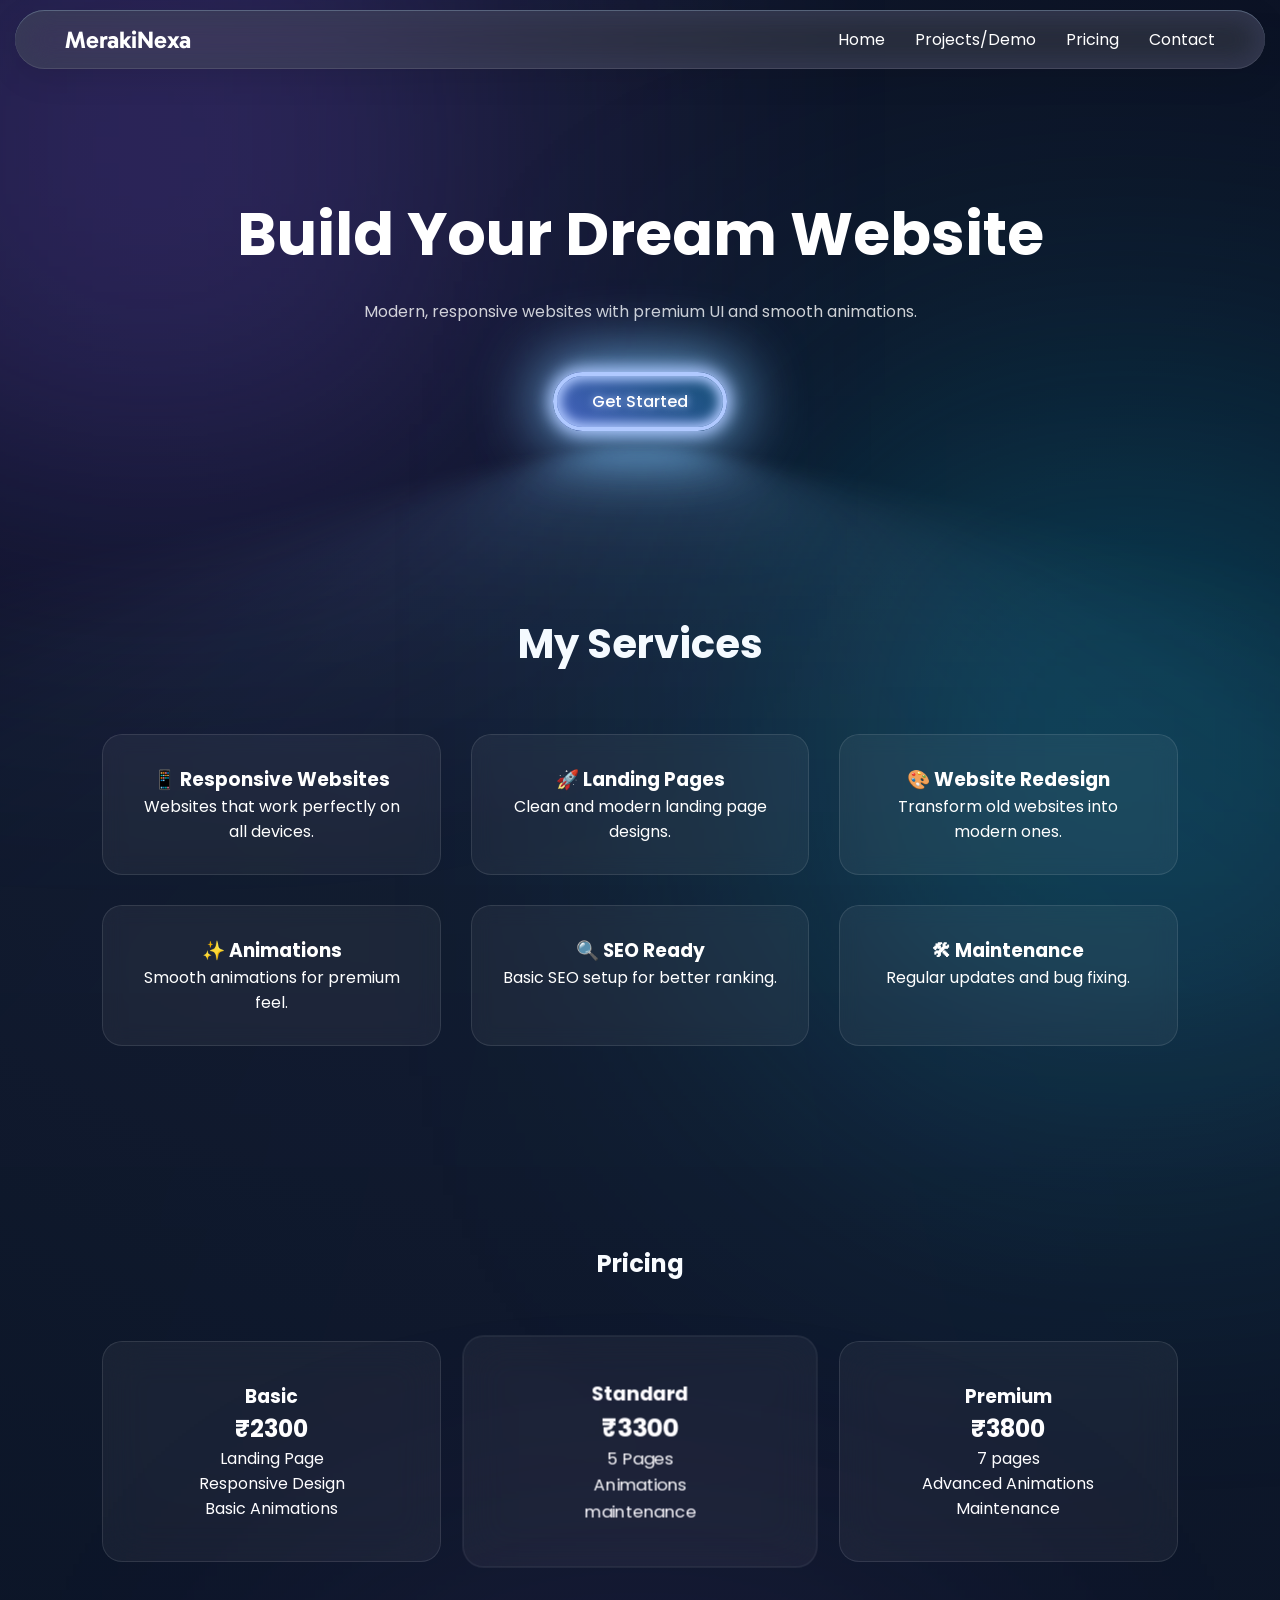
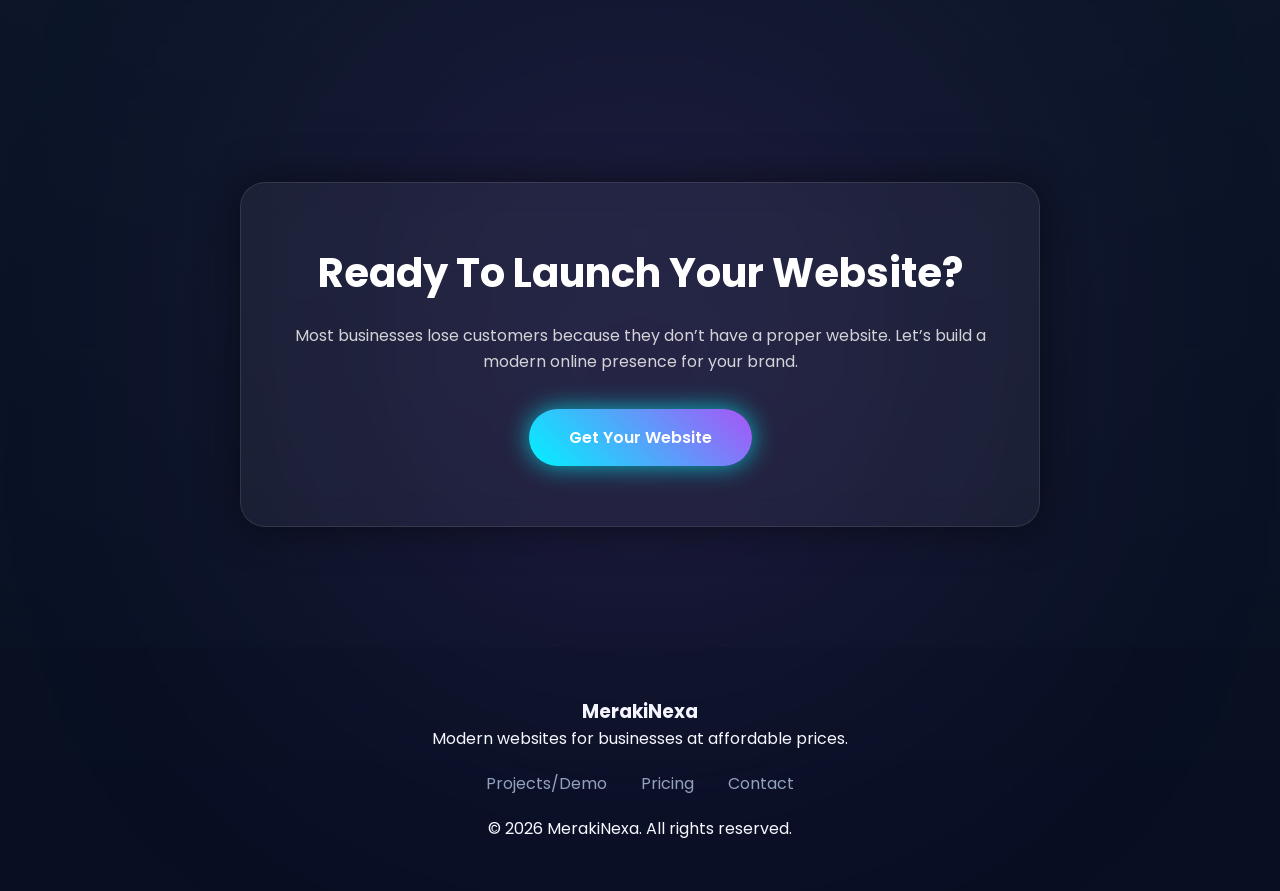
<file: index.html>
<!DOCTYPE html>
<html lang="en">
<head>
<meta name="description" content="Affordable modern animated websites for businesses and brands.">
<meta charset="UTF-8">
<meta name="viewport" content="width=device-width, initial-scale=1.0">
<link rel="stylesheet" href="https://unpkg.com/aos@2.3.1/dist/aos.css" />
 <link rel="stylesheet" href="home.css">
<title>MerakiNexa</title>
</head>
<body>

<nav>
<div class="logo">MerakiNexa</div>
<ul class="nav-links" id="navLinks">
<li><a href="index.html">Home</a></li>
<li><a href="demo.html">Projects/Demo</a></li>
<li><a href="pricing.html">Pricing</a></li>
<li><a href="contact.html">Contact</a></li>
</ul>
<div class="menu" onclick="toggleMenu()">☰</div>
</nav>


<section class="hero">

<h1>Build Your Dream Website</h1>

<p>
Modern, responsive websites with premium UI and smooth animations.
</p>
<br>
<a href="#pricing" class="btn">Get Started</a>

</section>



<section class="services">

<h2>My Services</h2>

<div class="service-grid">

<div class="service-card" data-aos="fade-up">
<h3>📱 Responsive Websites</h3>
<p>Websites that work perfectly on all devices.</p>
</div>

<div class="service-card" data-aos="fade-up">
<h3>🚀 Landing Pages</h3>
<p>Clean and modern landing page designs.</p>
</div>

<div class="service-card" data-aos="fade-up">
<h3>🎨 Website Redesign</h3>
<p>Transform old websites into modern ones.</p>
</div>

<div class="service-card" data-aos="fade-up">
<h3>✨ Animations</h3>
<p>Smooth animations for premium feel.</p>
</div>

<div class="service-card" data-aos="fade-up">
<h3>🔍 SEO Ready</h3>
<p>Basic SEO setup for better ranking.</p>
</div>

<div class="service-card" data-aos="fade-up">
<h3>🛠 Maintenance</h3>
<p>Regular updates and bug fixing.</p>
</div>

</div>

</section>

<section class="pricing" id="pricing">

<h2>Pricing</h2>

<div class="pricing-grid">

<div class="price-card">
<h3>Basic</h3>
<h1>₹2300</h1>
<p>Landing Page</p>
<p>Responsive Design</p>
<p>Basic Animations</p>
</div>

<div class="price-card popular">
<h3>Standard</h3>
<h1>₹3300</h1>
<p>5 Pages</p>
<p>Animations</p>
<p>maintenance</p>
</div>

<div class="price-card">
<h3>Premium</h3>
<h1>₹3800</h1>
<p>7 pages</p>
<p>Advanced Animations</p>
<p>Maintenance</p>
</div>

</div>

</section>

<section class="cta-section" data-aos="zoom-in">

<div class="cta-box">

<h2>
Ready To Launch Your Website?
</h2>

<p>
Most businesses lose customers because they don’t have a proper website.  
Let’s build a modern online presence for your brand.
</p>

<a href="contact.html" class="cta-button">
Get Your Website
</a>

</div>

</section>
<footer class="footer">

<div class="footer-container">

<h3>MerakiNexa</h3>

<p>Modern websites for businesses at affordable prices.</p>

<div class="footer-links">
<a href="demo.html">Projects/Demo</a>
<a href="pricing.html">Pricing</a>
<a href="contact.html">Contact</a>
</div>

<p class="copyright">
© 2026 MerakiNexa. All rights reserved.
</p>

</div>

</footer>


<script>
function toggleMenu(){
document.getElementById("navLinks").classList.toggle("active");
}
</script>

<script src="https://unpkg.com/aos@2.3.1/dist/aos.js"></script>

<script>
AOS.init({
  duration: 1000,
  once: true
});
</script>

</body>

</html>
</file>
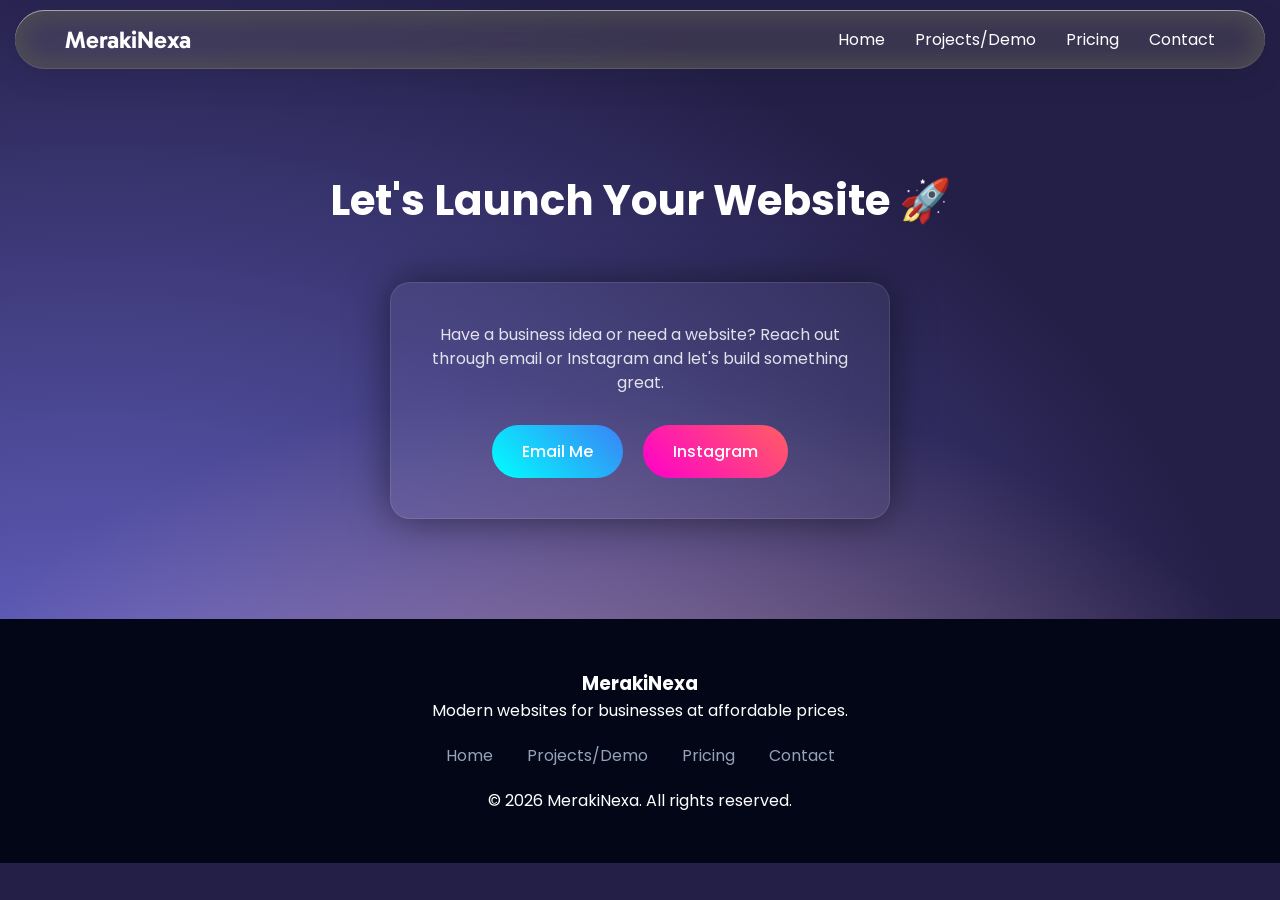
<file: contact.html>
<!DOCTYPE html>
<html lang="en">
<head>
<meta charset="UTF-8">
<meta name="viewport" content="width=device-width, initial-scale=1.0">
 <link rel="stylesheet" href="contact.css">
<title>MerakiNexa</title>
</head>
<body>

<nav>
<div class="logo">MerakiNexa</div>
<ul class="nav-links" id="navLinks">
<li><a href="index.html">Home</a></li>
<li><a href="demo.html">Projects/Demo</a></li>
<li><a href="pricing.html">Pricing</a></li>
<li><a href="contact.html">Contact</a></li>
</ul>
<div class="menu" onclick="toggleMenu()">☰</div>
</nav>

<section class="contact-section">

<h2 class="contact-title">Let's Launch Your Website 🚀</h2>

<div class="contact-card">

<p>
Have a business idea or need a website?  
Reach out through email or Instagram and let's build something great.
</p>

<div class="contact-links">

<a href="https://mail.google.com/mail/?view=cm&fs=1&to=merakinexaofficial@gmail.com" class="contact-btn email">
Email Me
</a>

<a href="https://instagram.com/merakinexaofficial" class="contact-btn insta">
Instagram
</a>

</div>

</div>

</section>

<footer class="footer">

<div class="footer-container">

<h3>MerakiNexa</h3>

<p>Modern websites for businesses at affordable prices.</p>

<div class="footer-links">
<a href="index.html">Home</a>
<a href="demo.html">Projects/Demo</a>
<a href="pricing.html">Pricing</a>
<a href="contact.html">Contact</a>
</div>

<p class="copyright">
© 2026 MerakiNexa. All rights reserved.
</p>

</div>

</footer>


<script>
function toggleMenu(){
document.getElementById("navLinks").classList.toggle("active");
}
</script>

</body>

</html>
</file>
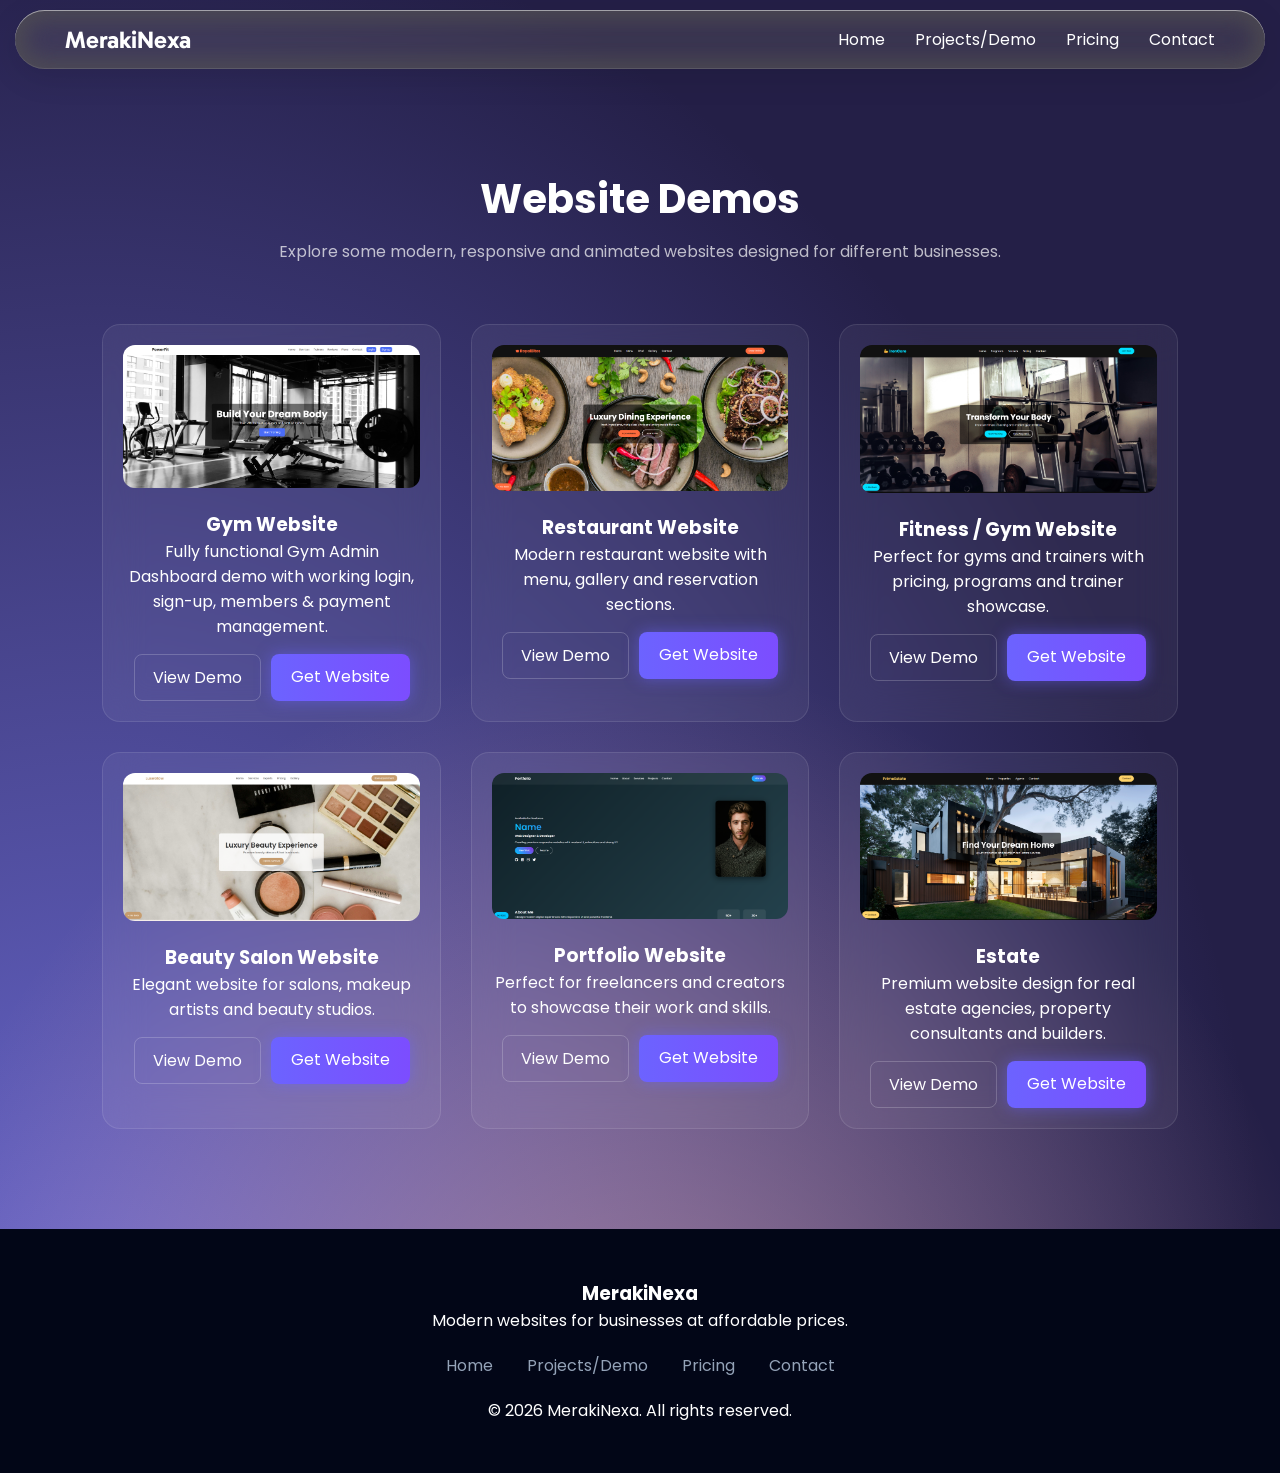
<file: demo.html>
<!DOCTYPE html>
<html lang="en">
<head>
<meta charset="UTF-8">
<meta name="viewport" content="width=device-width, initial-scale=1.0">
 <link rel="stylesheet" href="demo.css">
<title>MerakiNexa</title>
</head>
<body>

<nav>
<div class="logo">MerakiNexa</div>
<ul class="nav-links" id="navLinks">
<li><a href="index.html">Home</a></li>
<li><a href="demo.html">Projects/Demo</a></li>
<li><a href="pricing.html">Pricing</a></li>
<li><a href="contact.html">Contact</a></li>
</ul>
<div class="menu" onclick="toggleMenu()">☰</div>
</nav>

<section class="demo-section">

<h2 class="demo-title">Website Demos</h2>
<p class="demo-sub">
Explore some modern, responsive and animated websites designed for different businesses.
</p>

<div class="demo-grid">

<div class="demo-card">
<img src="gym.png">
<h3>Gym Website</h3>
<p>Fully functional Gym Admin Dashboard demo with working login, sign-up, members & payment management.</p>

<div class="demo-buttons">
<a href="https://merakinexa.github.io/gym-website-demo/index.html" class="demo-btn">View Demo</a>
<a href="contact.html" class="cta-btn">Get Website</a>
</div>
</div>
 
<div class="demo-card">
<img src="restaurant-demo.png">
<h3>Restaurant Website</h3>
<p>Modern restaurant website with menu, gallery and reservation sections.</p>

<div class="demo-buttons">
<a href="restaurant/home.html" class="demo-btn">View Demo</a>
<a href="contact.html" class="cta-btn">Get Website</a>
</div>
</div>


<div class="demo-card">
<img src="gym-demo.png">
<h3>Fitness / Gym Website</h3>
<p>Perfect for gyms and trainers with pricing, programs and trainer showcase.</p>

<div class="demo-buttons">
<a href="GYM/home.html" class="demo-btn">View Demo</a>
<a href="contact.html" class="cta-btn">Get Website</a>
</div>
</div>


<div class="demo-card">
<img src="salon-demo.png">
<h3>Beauty Salon Website</h3>
<p>Elegant website for salons, makeup artists and beauty studios.</p>

<div class="demo-buttons">
<a href="salon/home.html" class="demo-btn">View Demo</a>
<a href="contact.html" class="cta-btn">Get Website</a>
</div>
</div>


<div class="demo-card">
<img src="portfolio-demo.png">
<h3>Portfolio Website</h3>
<p>Perfect for freelancers and creators to showcase their work and skills.</p>

<div class="demo-buttons">
<a href="portfolio/home.html" class="demo-btn">View Demo</a>
<a href="contact.html" class="cta-btn">Get Website</a>
</div>
</div>

<div class="demo-card">
<img src="estate-demo.png">
<h3>Estate</h3>
<p>Premium website design for real estate agencies, property consultants and builders.</p>

<div class="demo-buttons">
<a href="estate/home.html" class="demo-btn">View Demo</a>
<a href="contact.html" class="cta-btn">Get Website</a>
</div>
</div>

</div>
</section>


<footer class="footer">

<div class="footer-container">

<h3>MerakiNexa</h3>

<p>Modern websites for businesses at affordable prices.</p>

<div class="footer-links">
<a href="index.html">Home</a>
<a href="demo.html">Projects/Demo</a>
<a href="pricing.html">Pricing</a>
<a href="contact.html">Contact</a>
</div>

<p class="copyright">
© 2026 MerakiNexa. All rights reserved.
</p>

</div>

</footer>


<script>
function toggleMenu(){
document.getElementById("navLinks").classList.toggle("active");
}
</script>

</body>

</html>
</file>
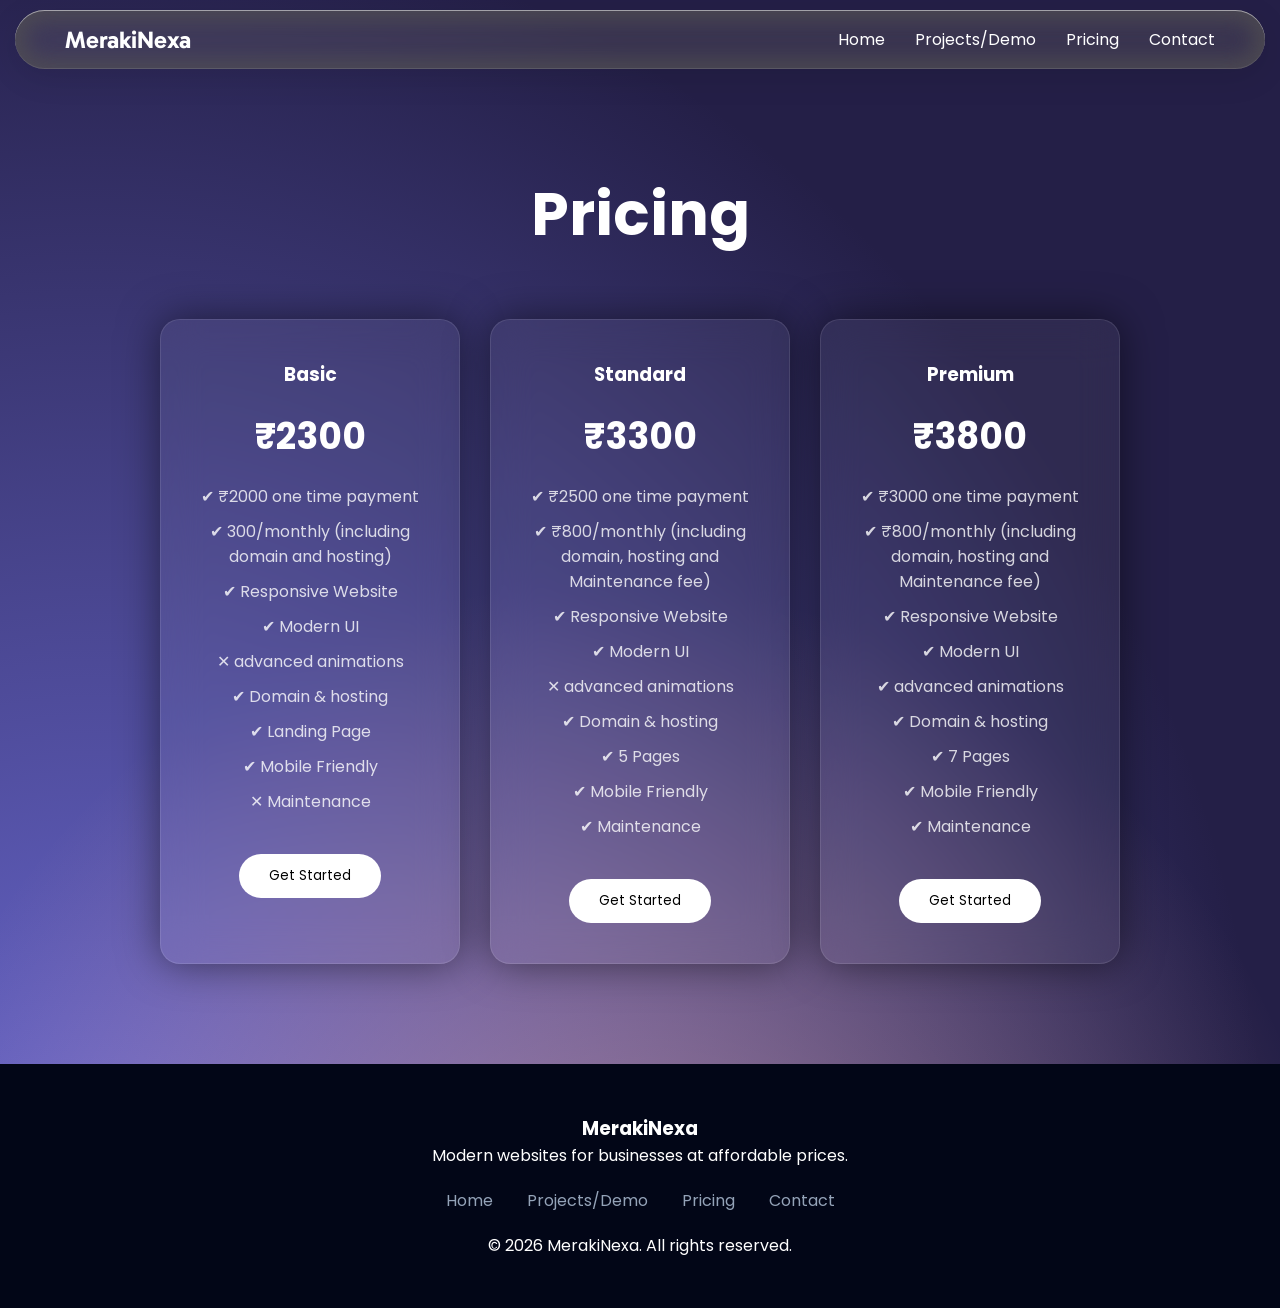
<file: pricing.html>
<!DOCTYPE html>
<html lang="en">
<head>
<meta charset="UTF-8">
<meta name="viewport" content="width=device-width, initial-scale=1.0">
 <link rel="stylesheet" href="pricing.css">
<title>MerakiNexa</title>
</head>
<body>

<nav>
<div class="logo">MerakiNexa</div>
<ul class="nav-links" id="navLinks">
<li><a href="index.html">Home</a></li>
<li><a href="demo.html">Projects/Demo</a></li>
<li><a href="pricing.html">Pricing</a></li>
<li><a href="contact.html">Contact</a></li>
</ul>
<div class="menu" onclick="toggleMenu()">☰</div>
</nav>

<section class="pricing">

<h1 class="pricing-title">Pricing</h1>

<div class="pricing-container">

<div class="price-card">
<h3>Basic</h3>
<h2>₹2300</h2>

<ul>
<li>✔ ₹2000 one time payment</li>
<li>✔ 300/monthly (including domain and hosting)</li>
<li>✔ Responsive Website</li>
<li>✔ Modern UI</li>
<li>&#10005; advanced animations</li>
<li>✔ Domain & hosting</li>
<li>✔ Landing Page</li>
<li>✔ Mobile Friendly</li>
<li>&#10005; Maintenance</li>
</ul>

<a href="contact.html"><button>Get Started</button></a>
</div>


<div class="price-card popular">
<h3>Standard</h3>
<h2>₹3300</h2>

<ul>
<li>✔ ₹2500 one time payment</li>
<li>✔ ₹800/monthly (including domain, hosting and Maintenance fee)</li>
<li>✔ Responsive Website</li>
<li>✔ Modern UI</li>
<li>&#10005; advanced animations</li>
<li>✔ Domain & hosting</li>
<li>✔ 5 Pages</li>
<li>✔ Mobile Friendly</li>
<li>✔ Maintenance</li>
</ul>

<a href="contact.html"><button>Get Started</button></a>
</div>


<div class="price-card">
<h3>Premium</h3>
<h2>₹3800</h2>
<ul>
<li>✔ ₹3000 one time payment</li>
<li>✔ ₹800/monthly (including domain, hosting and Maintenance fee)</li>
<li>✔ Responsive Website</li>
<li>✔ Modern UI</li>
<li>✔ advanced animations</li>
<li>✔ Domain & hosting</li>
<li>✔ 7 Pages</li>
<li>✔ Mobile Friendly</li>
<li>✔ Maintenance</li>
</ul>

<a href="contact.html"><button>Get Started</button></a>
</div>

</div>

</section>

<footer class="footer">

<div class="footer-container">

<h3>MerakiNexa</h3>

<p>Modern websites for businesses at affordable prices.</p>

<div class="footer-links">
<a href="index.html">Home</a>
<a href="demo.html">Projects/Demo</a>
<a href="pricing.html">Pricing</a>
<a href="contact.html">Contact</a>
</div>

<p class="copyright">
© 2026 MerakiNexa. All rights reserved.
</p>

</div>

</footer>


<script>
function toggleMenu(){
document.getElementById("navLinks").classList.toggle("active");
}
</script>

</body>
</html>
</file>
<file: home.css>
@import url('https://fonts.googleapis.com/css2?family=Gabarito:wght@400..900&family=Limelight&family=Poppins:ital,wght@0,100;0,200;0,300;0,400;0,500;0,600;0,700;0,800;0,900;1,100;1,200;1,300;1,400;1,500;1,600;1,700;1,800;1,900&display=swap');

*{
margin:0;
padding:0;
box-sizing:border-box;
font-family:sans-serif;
font-family: "Poppins", sans-serif;
}

body{
background: radial-gradient(circle at top,#0f172a,#020617);
color:white;
overflow-x:hidden;
}

section{
padding:100px 8%;
}

/* glowing blur circles */

body::before{
content:"";
position:fixed;
width:500px;
height:500px;
background:#8b5cf6;
filter:blur(200px);
top:-100px;
left:-100px;
z-index:-1;
opacity:0.5;
}

body::after{
content:"";
position:fixed;
width:500px;
height:500px;
background:#06b6d4;
filter:blur(200px);
bottom:-100px;
right:-100px;
z-index:-1;
opacity:0.5;
}

/* NAVBAR */
  

nav{
  position: sticky;
display:flex;
justify-content:space-between;
box-shadow: rgba(50, 50, 93, 0.25) 0px 50px 100px -20px, rgba(0, 0, 0, 0.3) 0px 30px 60px -30px, rgba(10, 37, 64, 0.35) 0px -2px 6px 0px inset;
border-radius: 43px;
align-items:center;
margin-top: 10px;
margin-left: 15px;
 backdrop-filter: blur(20px);
margin-right:15px;
-webkit-backdrop-filter: blur(20px);
  box-shadow: 
    0 8px 32px rgba(0, 0, 0, 0.1),
    inset 0 1px 0 rgba(125, 145, 170, 0.5),
    inset 0 -1px 0 rgba(255, 255, 255, 0.1),
    inset 0 0 20px 10px rgba(55, 60, 87, 0.671);
padding:15px 50px;
background: rgba(102, 104, 109, 0.3);
z-index:1000;
}

.logo{
font-size:24px;
font-weight:bold;
color:#fff;
  font-family: "Gabarito", sans-serif;
}

.nav-links{
display:flex;
gap:30px;
list-style:none;
}

.nav-links a{
text-decoration:none;
color:white;
font-size:16px;
transition:0.3s;
}

.nav-links a:hover{
color:#b6aff0;
}

/* HAMBURGER */

.menu{
display:none;
font-size:26px;
cursor:pointer;
}

/* MOBILE */

@media(max-width:768px){

.nav-links{
position: absolute;
margin-left: 200px;
top:80px;
left:0;
width: 200px;
border-radius: 20px;
background: rgba(95, 91, 91);
box-shadow: rgba(0, 0, 0, 0.07) 0px 1px 2px, rgba(0, 0, 0, 0.07) 0px 2px 4px, rgba(0, 0, 0, 0.07) 0px 4px 8px, rgba(0, 0, 0, 0.07) 0px 8px 16px, rgba(0, 0, 0, 0.07) 0px 16px 32px, rgba(0, 0, 0, 0.07) 0px 32px 64px;
flex-direction:column;
align-items:center;
display:none;
z-index:1000;
}

.nav-links.active{
display:flex;
}

.nav-links li{
padding:15px 0;
}

.menu{
display:block;
}

}

/* NAVBAR END */

/* HEADER */ 

.hero{
text-align:center;
padding-top:120px;
}

.hero h1{
font-size:60px;
margin-bottom:20px;
}

.hero p{
opacity:0.8;
max-width:600px;
margin:auto;
margin-bottom:40px;
}

.btn{
padding:14px 35px;
border-radius:30px;
background:linear-gradient(45deg,#8b5cf6,#6366f1);
text-decoration:none;
color:white;
font-weight:500;
box-shadow:0 0 25px rgba(139,92,246,0.6);
transition:0.3s;
border-radius:30px;
  --glow-color: rgb(176, 201, 255);
  --glow-spread-color: rgba(123, 196, 255, 0.781);
  --enhanced-glow-color: rgb(206, 226, 255);
  --btn-color: rgb(48, 87, 138);
  border: .25em solid var(--glow-color);
background: linear-gradient(45deg,#4562be,#154f75);
color:white;
cursor:pointer;
  box-shadow: 0 0 1em .25em var(--glow-color),
        0 0 4em 1em var(--glow-spread-color),
        inset 0 0 .75em .25em var(--glow-color);
  text-shadow: 0 0 .5em var(--glow-color);
  position: relative;
  transition: all 0.3s;
}

.btn:hover{
transform:scale(1.05);
  background-color: var(--glow-color);
  box-shadow: 0 0 1em .25em var(--glow-color),
        0 0 4em 2em var(--glow-spread-color),
        inset 0 0 .75em .25em var(--glow-color);
}

.btn:active {
  box-shadow: 0 0 0.6em .25em var(--glow-color),
        0 0 2.5em 2em var(--glow-spread-color),
        inset 0 0 .5em .25em var(--glow-color);
}

.btn::after {
  pointer-events: none;
  content: "";
  position: absolute;
  top: 120%;
  left: 0;
  height: 100%;
  width: 100%;
  background-color: var(--glow-spread-color);
  filter: blur(2em);
   color: var(--glow-color);
  opacity: .7;
  transform: perspective(1.5em) rotateX(35deg) scale(1, .6);
}


@media (max-width:768px){

.header{
flex-direction:column;
text-align:center;
padding:40px 20px;
}

.header-text h1{
font-size:28px;
}

}

 /*backdrop-filter: blur(20px);
  -webkit-backdrop-filter: blur(20px);
  border-radius: 20px;
  border: 1px solid rgba(255, 255, 255, 0.3);
  box-shadow: 
    0 8px 32px rgba(0, 0, 0, 0.1),
    inset 0 1px 0 rgba(255, 255, 255, 0.5),
    inset 0 -1px 0 rgba(255, 255, 255, 0.1),
    inset 0 0 20px 10px rgba(206, 202, 202, 0.671);*/


/* HEADER END */


/*page 2*/

.services{
text-align:center;
}

.services h2{
font-size:40px;
margin-bottom:60px;
}

.service-grid{
display:grid;
grid-template-columns:repeat(3,1fr);
gap:30px;
}

.service-card{

background: rgba(255,255,255,0.05);
backdrop-filter: blur(10px);

border:1px solid rgba(255,255,255,0.1);

border-radius:20px;

padding:30px;

transition:0.4s;

}

.service-card:hover{

transform: translateY(-10px) scale(1.02);

box-shadow:0 20px 40px rgba(0,0,0,0.4);

border:1px solid rgba(0,255,255,0.5);

}
/*page2 end*/

/*page3*/ 

.pricing{
text-align:center;
}

.pricing-grid{
display:grid;
grid-template-columns:repeat(3,1fr);
gap:30px;
margin-top:60px;
}

.price-card{
padding:40px;
border-radius:20px;

background:rgba(255,255,255,0.05);
backdrop-filter:blur(20px);

border:1px solid rgba(255,255,255,0.1);

transition:0.3s;
}

.price-card:hover{
transform:translateY(-10px);
box-shadow:0 0 40px rgba(139,92,246,0.5);
}

.popular{
transform:scale(1.05);
}

/*page3 end*/

/*CTA*/

.cta-section{

display:flex;
justify-content:center;
align-items:center;

padding:120px 20px;

position:relative;

}

/* glass box */

.cta-box{

max-width:800px;
text-align:center;

padding:60px 40px;

border-radius:25px;

background:rgba(255,255,255,0.05);
backdrop-filter:blur(15px);

border:1px solid rgba(255,255,255,0.1);

box-shadow:0 0 40px rgba(0,0,0,0.5);

}

/* heading */

.cta-box h2{

font-size:40px;
margin-bottom:20px;

}

/* text */

.cta-box p{

opacity:0.8;
margin-bottom:35px;
line-height:1.6;

}

/* button */

.cta-button{

display:inline-block;

padding:16px 40px;

border-radius:50px;

text-decoration:none;
color:white;

font-weight:600;

background:linear-gradient(45deg,#00f2ff,#a855f7);

box-shadow:0 0 25px rgba(0,242,255,0.7);

transition:0.4s;

}
.cta-section::before{

content:"";
position:absolute;

width:400px;
height:400px;

background:#a855f7;

filter:blur(200px);

opacity:0.3;

z-index:-1;

}

/* hover animation */

.cta-button:hover{

transform:scale(1.08);

box-shadow:
0 0 20px #00f2ff,
0 0 40px #a855f7;

}
/*CTA end*/

/*footer*/

.footer{
background:#020617;
color:white;
padding:50px 20px;
text-align:center;
}

.footer-links{
margin:20px 0;
}

.footer-links a{
margin:0 15px;
text-decoration:none;
color:#94a3b8;
}

.footer-links a:hover{
color:white;
}



/*footer end*/

@media(max-width:900px){

.hero h1{
font-size:40px;
}

.service-grid{
grid-template-columns:1fr 1fr;
}

.pricing-grid{
grid-template-columns:1fr;
}

}

@media(max-width:500px){

.service-grid{
grid-template-columns:1fr;
}

}

@media(max-width:768px){

.cta-box{

padding:40px 25px;

}

.cta-box h2{

font-size:28px;

}

}
</file>
<file: contact.css>
@import url('https://fonts.googleapis.com/css2?family=Gabarito:wght@400..900&family=Limelight&family=Poppins:ital,wght@0,100;0,200;0,300;0,400;0,500;0,600;0,700;0,800;0,900;1,100;1,200;1,300;1,400;1,500;1,600;1,700;1,800;1,900&display=swap');

*{
margin:0;
padding:0;
box-sizing:border-box;
font-family:sans-serif;
font-family: "Poppins", sans-serif;
}

body{
background-image: radial-gradient(57.72% 58.33% at 47.37% 102.73%, rgba(255, 185, 162, 0.5) 0, rgba(36, 31, 71, 0) 100%), radial-gradient(92.32% 103.31% at 7.16% 96.06%, rgba(117, 116, 230, 0.9) 0%, rgba(36, 31, 71, 0) 100%);
background-color: #241F47;

background-repeat: no-repeat;
background-size: cover;
color:white;
}

/* NAVBAR */
  

nav{
  position: sticky;
display:flex;
justify-content:space-between;
box-shadow: rgba(50, 50, 93, 0.25) 0px 50px 100px -20px, rgba(0, 0, 0, 0.3) 0px 30px 60px -30px, rgba(10, 37, 64, 0.35) 0px -2px 6px 0px inset;
border-radius: 43px;
align-items:center;
margin-top: 10px;
margin-left: 15px;
 backdrop-filter: blur(20px);
margin-right:15px;
-webkit-backdrop-filter: blur(20px);
  box-shadow: 
    0 8px 32px rgba(0, 0, 0, 0.1),
    inset 0 1px 0 rgba(255, 255, 255, 0.5),
    inset 0 -1px 0 rgba(255, 255, 255, 0.1),
    inset 0 0 20px 10px rgba(83, 82, 82, 0.671);
padding:15px 50px;
background: rgba(109, 102, 102, 0.3);
z-index:1000;
}

.logo{
font-size:24px;
font-weight:bold;
color:#fff;
  font-family: "Gabarito", sans-serif;
}

.nav-links{
display:flex;
gap:30px;
list-style:none;
}

.nav-links a{
text-decoration:none;
color:white;
font-size:16px;
transition:0.3s;
}

.nav-links a:hover{
color:#b6aff0;
}

/* HAMBURGER */

.menu{
display:none;
font-size:26px;
cursor:pointer;
}

/* MOBILE */

@media(max-width:768px){

.nav-links{
position: absolute;
margin-left: 200px;
top:80px;
left:0;
width: 200px;
border-radius: 20px;
background: rgba(95, 91, 91);
box-shadow: rgba(0, 0, 0, 0.07) 0px 1px 2px, rgba(0, 0, 0, 0.07) 0px 2px 4px, rgba(0, 0, 0, 0.07) 0px 4px 8px, rgba(0, 0, 0, 0.07) 0px 8px 16px, rgba(0, 0, 0, 0.07) 0px 16px 32px, rgba(0, 0, 0, 0.07) 0px 32px 64px;
flex-direction:column;
align-items:center;
display:none;
z-index:1000;
}

.nav-links.active{
display:flex;
}

.nav-links li{
padding:15px 0;
}

.menu{
display:block;
}

}

/* NAVBAR END */

.contact-section{
padding:100px 20px;
text-align:center;
color:white;
}

.contact-title{
font-size:42px;
margin-bottom:50px;
}

/* Glass Card */

.contact-card{
max-width:500px;
margin:auto;
padding:40px;

background:rgba(255,255,255,0.05);
backdrop-filter:blur(20px);

border-radius:20px;
border:1px solid rgba(255,255,255,0.1);

box-shadow:0 0 40px rgba(0,0,0,0.5);
}

.contact-card p{
opacity:0.85;
margin-bottom:30px;
line-height:1.5;
}

/* Buttons */

.contact-links{
display:flex;
justify-content:center;
gap:20px;
flex-wrap:wrap;
}

.contact-btn{
padding:14px 30px;
border-radius:30px;
text-decoration:none;
color:white;
font-weight:500;
transition:0.3s;
}

.email{
background:linear-gradient(45deg,#00ffff,#3b82f6);
}

.insta{
background:linear-gradient(45deg,#ff00cc,#ff5e62);
}

.contact-btn:hover{
transform:translateY(-4px);
}

@media(max-width:768px){

.contact-title{
font-size:30px;
}

.contact-card{
padding:30px;
}

}

/*footer*/

.footer{
background:#020617;
color:white;
padding:50px 20px;
text-align:center;
}

.footer-links{
margin:20px 0;
}

.footer-links a{
margin:0 15px;
text-decoration:none;
color:#94a3b8;
}

.footer-links a:hover{
color:white;
}



/*footer end*/
</file>
<file: demo.css>
@import url('https://fonts.googleapis.com/css2?family=Gabarito:wght@400..900&family=Limelight&family=Poppins:ital,wght@0,100;0,200;0,300;0,400;0,500;0,600;0,700;0,800;0,900;1,100;1,200;1,300;1,400;1,500;1,600;1,700;1,800;1,900&display=swap');

*{
margin:0;
padding:0;
box-sizing:border-box;
font-family:sans-serif;
font-family: "Poppins", sans-serif;
}

body{
background-image: radial-gradient(57.72% 58.33% at 47.37% 102.73%, rgba(255, 185, 162, 0.5) 0, rgba(36, 31, 71, 0) 100%), radial-gradient(92.32% 103.31% at 7.16% 96.06%, rgba(117, 116, 230, 0.9) 0%, rgba(36, 31, 71, 0) 100%);
background-color: #241F47;

background-repeat: no-repeat;
background-size: cover;
color:white;
}

/* NAVBAR */
  

nav{
  position: sticky;
display:flex;
justify-content:space-between;
box-shadow: rgba(50, 50, 93, 0.25) 0px 50px 100px -20px, rgba(0, 0, 0, 0.3) 0px 30px 60px -30px, rgba(10, 37, 64, 0.35) 0px -2px 6px 0px inset;
border-radius: 43px;
align-items:center;
margin-top: 10px;
margin-left: 15px;
 backdrop-filter: blur(20px);
margin-right:15px;
-webkit-backdrop-filter: blur(20px);
  box-shadow: 
    0 8px 32px rgba(0, 0, 0, 0.1),
    inset 0 1px 0 rgba(255, 255, 255, 0.5),
    inset 0 -1px 0 rgba(255, 255, 255, 0.1),
    inset 0 0 20px 10px rgba(83, 82, 82, 0.671);
padding:15px 50px;
background: rgba(109, 102, 102, 0.3);
z-index:1000;
}

.logo{
font-size:24px;
font-weight:bold;
color:#fff;
  font-family: "Gabarito", sans-serif;
}

.nav-links{
display:flex;
gap:30px;
list-style:none;
}

.nav-links a{
text-decoration:none;
color:white;
font-size:16px;
transition:0.3s;
}

.nav-links a:hover{
color:#b6aff0;
}

/* HAMBURGER */

.menu{
display:none;
font-size:26px;
cursor:pointer;
}

/* MOBILE */

@media(max-width:768px){

.nav-links{
position: absolute;
margin-left: 200px;
top:80px;
left:0;
width: 200px;
border-radius: 20px;
background: rgba(95, 91, 91);
box-shadow: rgba(0, 0, 0, 0.07) 0px 1px 2px, rgba(0, 0, 0, 0.07) 0px 2px 4px, rgba(0, 0, 0, 0.07) 0px 4px 8px, rgba(0, 0, 0, 0.07) 0px 8px 16px, rgba(0, 0, 0, 0.07) 0px 16px 32px, rgba(0, 0, 0, 0.07) 0px 32px 64px;
flex-direction:column;
align-items:center;
display:none;
z-index:1000;
}

.nav-links.active{
display:flex;
}

.nav-links li{
padding:15px 0;
}

.menu{
display:block;
}

}

/* NAVBAR END */


.demo-section{
padding:100px 8%;
text-align:center;
}

.demo-title{
font-size:40px;
margin-bottom:10px;
}

.demo-sub{
opacity:.7;
margin-bottom:60px;
}

.demo-grid{
display:grid;
grid-template-columns:repeat(auto-fit,minmax(280px,1fr));
gap:30px;
}

.demo-card{
backdrop-filter:blur(20px);
background:rgba(255,255,255,0.05);
border:1px solid rgba(255,255,255,0.1);
border-radius:18px;
padding:20px;
transition:0.4s;
}

.demo-card:hover{
transform:translateY(-10px) scale(1.02);
box-shadow:0 20px 50px rgba(0,0,0,0.3);
}

.demo-card img{
width:100%;
border-radius:12px;
margin-bottom:15px;
}

.demo-buttons{
display:flex;
gap:10px;
justify-content:center;
margin-top:15px;
}

.demo-btn{
padding:10px 18px;
border-radius:8px;
text-decoration:none;
border:1px solid #ffffff33;
color:white;
transition:0.3s;
}

.demo-btn:hover{
background:#ffffff22;
}

.cta-btn{
padding:10px 20px;
border-radius:8px;
background:linear-gradient(90deg,#6c63ff,#7c4dff);
color:white;
text-decoration:none;
transition:0.3s;
box-shadow:0 0 15px rgba(108,99,255,.5);
}

.cta-btn:hover{
transform:scale(1.08);
box-shadow:0 0 25px rgba(108,99,255,.9);
}

/*footer*/

.footer{
background:#020617;
color:white;
padding:50px 20px;
text-align:center;
}

.footer-links{
margin:20px 0;
}

.footer-links a{
margin:0 15px;
text-decoration:none;
color:#94a3b8;
}

.footer-links a:hover{
color:white;
}



/*footer end*/
</file>
<file: pricing.css>
@import url('https://fonts.googleapis.com/css2?family=Gabarito:wght@400..900&family=Limelight&family=Poppins:ital,wght@0,100;0,200;0,300;0,400;0,500;0,600;0,700;0,800;0,900;1,100;1,200;1,300;1,400;1,500;1,600;1,700;1,800;1,900&display=swap');

*{
margin:0;
padding:0;
box-sizing:border-box;
font-family:sans-serif;
font-family: "Poppins", sans-serif;
}

body{
background-image: radial-gradient(57.72% 58.33% at 47.37% 102.73%, rgba(255, 185, 162, 0.5) 0, rgba(36, 31, 71, 0) 100%), radial-gradient(92.32% 103.31% at 7.16% 96.06%, rgba(117, 116, 230, 0.9) 0%, rgba(36, 31, 71, 0) 100%);
background-color: #241F47;

background-repeat: no-repeat;
background-size: cover;
color:white;
}

/* NAVBAR */
  

nav{
  position: sticky;
display:flex;
justify-content:space-between;
box-shadow: rgba(50, 50, 93, 0.25) 0px 50px 100px -20px, rgba(0, 0, 0, 0.3) 0px 30px 60px -30px, rgba(10, 37, 64, 0.35) 0px -2px 6px 0px inset;
border-radius: 43px;
align-items:center;
margin-top: 10px;
margin-left: 15px;
 backdrop-filter: blur(20px);
margin-right:15px;
-webkit-backdrop-filter: blur(20px);
  box-shadow: 
    0 8px 32px rgba(0, 0, 0, 0.1),
    inset 0 1px 0 rgba(255, 255, 255, 0.5),
    inset 0 -1px 0 rgba(255, 255, 255, 0.1),
    inset 0 0 20px 10px rgba(83, 82, 82, 0.671);
padding:15px 50px;
background: rgba(109, 102, 102, 0.3);
z-index:1000;
}

.logo{
font-size:24px;
font-weight:bold;
color:#fff;
  font-family: "Gabarito", sans-serif;
}

.nav-links{
display:flex;
gap:30px;
list-style:none;
}

.nav-links a{
text-decoration:none;
color:white;
font-size:16px;
transition:0.3s;
}

.nav-links a:hover{
color:#b6aff0;
}

/* HAMBURGER */

.menu{
display:none;
font-size:26px;
cursor:pointer;
}

/* MOBILE */

@media(max-width:768px){

.nav-links{
position: absolute;
margin-left: 200px;
top:80px;
left:0;
width: 200px;
border-radius: 20px;
background: rgba(95, 91, 91);
box-shadow: rgba(0, 0, 0, 0.07) 0px 1px 2px, rgba(0, 0, 0, 0.07) 0px 2px 4px, rgba(0, 0, 0, 0.07) 0px 4px 8px, rgba(0, 0, 0, 0.07) 0px 8px 16px, rgba(0, 0, 0, 0.07) 0px 16px 32px, rgba(0, 0, 0, 0.07) 0px 32px 64px;
flex-direction:column;
align-items:center;
display:none;
z-index:1000;
}

.nav-links.active{
display:flex;
}

.nav-links li{
padding:15px 0;
}

.menu{
display:block;
}

}

/* NAVBAR END */

/*pricing*/

.pricing{
padding:100px 10%;
text-align:center;
color:white;
}

.pricing-title{
font-size:60px;
margin-bottom:60px;
}

.pricing-container{
display:flex;
justify-content:center;
gap:30px;
flex-wrap:wrap;
}

.price-card{
width:300px;
padding:40px;

background:rgba(255,255,255,0.05);
backdrop-filter:blur(20px);

border-radius:20px;
border:1px solid rgba(255,255,255,0.1);

box-shadow:0 0 40px rgba(0,0,0,0.5);

transition:0.3s;
}

.price-card:hover{
transform:translateY(-10px);
}

.price-card h2{
margin:20px 0;
font-size:36px;
}

.price-card ul{
list-style:none;
margin:20px 0;
}

.price-card li{
margin:10px 0;
opacity:0.8;
}

.price-card button{
margin-top:20px;
padding:12px 30px;

border:none;
border-radius:30px;
    transition: ease-in .3s;
background:white;
color:black;

cursor:pointer;
}

.price-card button:hover{
    box-shadow: rgba(0, 0, 0, 0.4) 0px 30px 90px;
    transition: ease-in .3s;
    background: #b6aff0;
}

/*pricing end*/

/*footer*/

.footer{
background:#020617;
color:white;
padding:50px 20px;
text-align:center;
}

.footer-links{
margin:20px 0;
}

.footer-links a{
margin:0 15px;
text-decoration:none;
color:#94a3b8;
}

.footer-links a:hover{
color:white;
}



/*footer end*/
</file>
